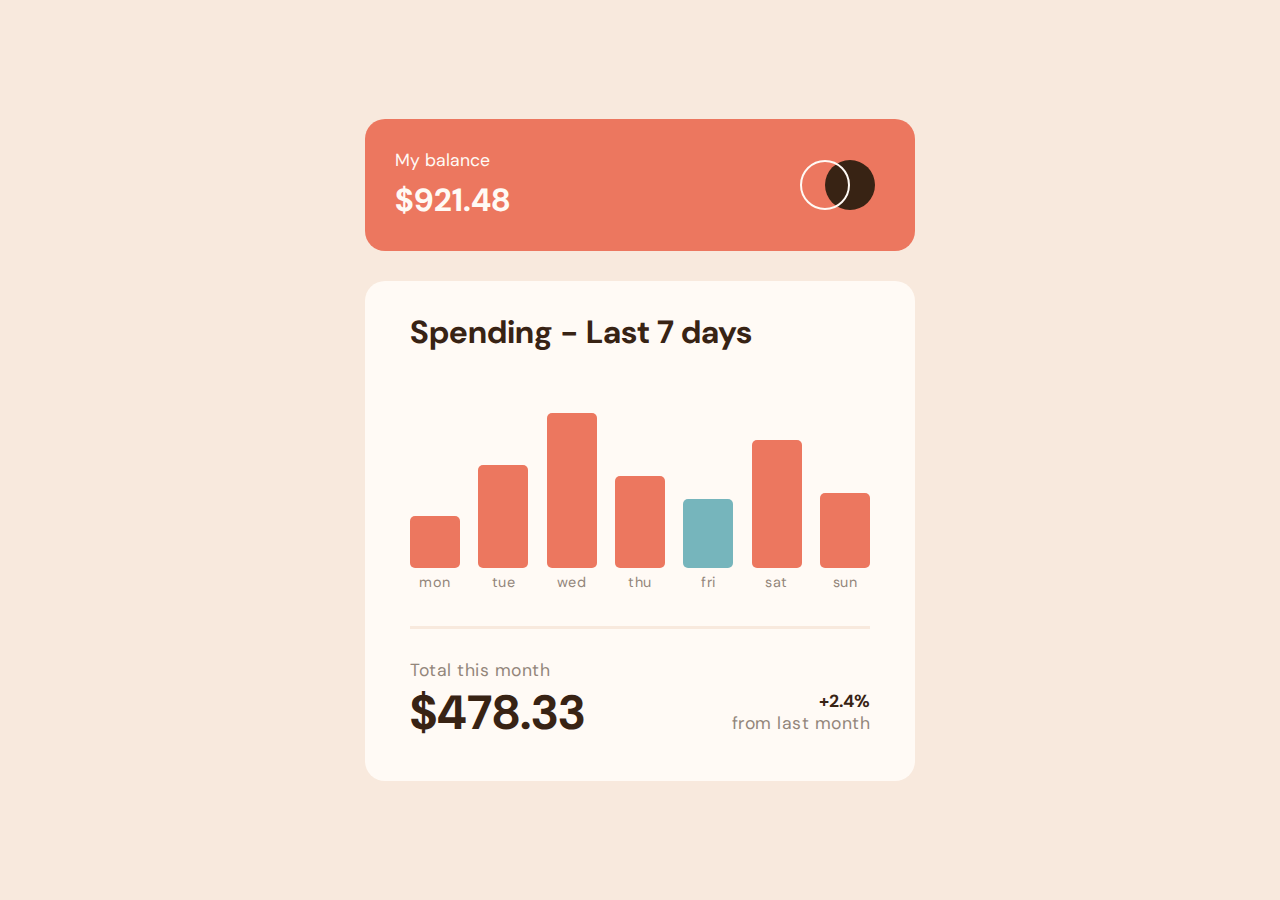
<file: expenses-chart-component-main/index.html>
<!DOCTYPE html>
<html lang="en">
  <head>
    <meta charset="UTF-8" />
    <meta name="viewport" content="width=device-width, initial-scale=1.0" />
    <link
      rel="icon"
      type="image/png"
      sizes="32x32"
      href="./images/favicon-32x32.png"
    />
    <link rel="stylesheet" href="./css/style.css" />
    <script src="https://ajax.googleapis.com/ajax/libs/jquery/3.6.0/jquery.min.js"></script>
    <script src="./js/index.js" defer></script>
    <title>Frontend Mentor | Expenses chart component</title>
  </head>
  <body>
    <div class="container">
      <div class="bal-header">
        <div class="bal-info vpale-orange">
          <p class="my-bal">My balance</p>
          <p class="money-bal">$921.48</p>
        </div>
        <div class="c-design">
          <span></span>
        </div>
      </div>
      <div class="content-info">
        <p class="spend-title dark-brown">Spending - Last 7 days</p>
        <div class="graph-container">
          <div class="bar-graph-container">
            <div class="pop-up"></div>
            <div class="bar-graph mon"></div>
            <p class="day-title medium-brown">mon</p>
          </div>
          <div class="bar-graph-container">
            <div class="pop-up"></div>
            <div class="bar-graph tue"></div>
            <p class="day-title medium-brown">tue</p>
          </div>
          <div class="bar-graph-container">
            <div class="pop-up"></div>
            <div class="bar-graph wed"></div>
            <p class="day-title medium-brown">wed</p>
          </div>
          <div class="bar-graph-container">
            <div class="pop-up"></div>
            <div class="bar-graph thu"></div>
            <p class="day-title medium-brown">thu</p>
          </div>
          <div class="bar-graph-container">
            <div class="pop-up"></div>
            <div class="bar-graph fri"></div>
            <p class="day-title medium-brown">fri</p>
          </div>
          <div class="bar-graph-container">
            <div class="pop-up"></div>
            <div class="bar-graph sat"></div>
            <p class="day-title medium-brown">sat</p>
          </div>
          <div class="bar-graph-container">
            <div class="pop-up"></div>
            <div class="bar-graph sun"></div>
            <p class="day-title medium-brown">sun</p>
          </div>
        </div>
        <div class="total-info-container">
          <div class="total">
            <p class="total-title medium-brown">Total this month</p>
            <p class="total-price dark-brown">$478.33</p>
          </div>
          <div class="percentage-container">
            <p class="percentage-val dark-brown">+2.4%</p>
            <p class="percentage-title medium-brown">from last month</p>
          </div>
        </div>
      </div>
    </div>
  </body>
</html>
</file>
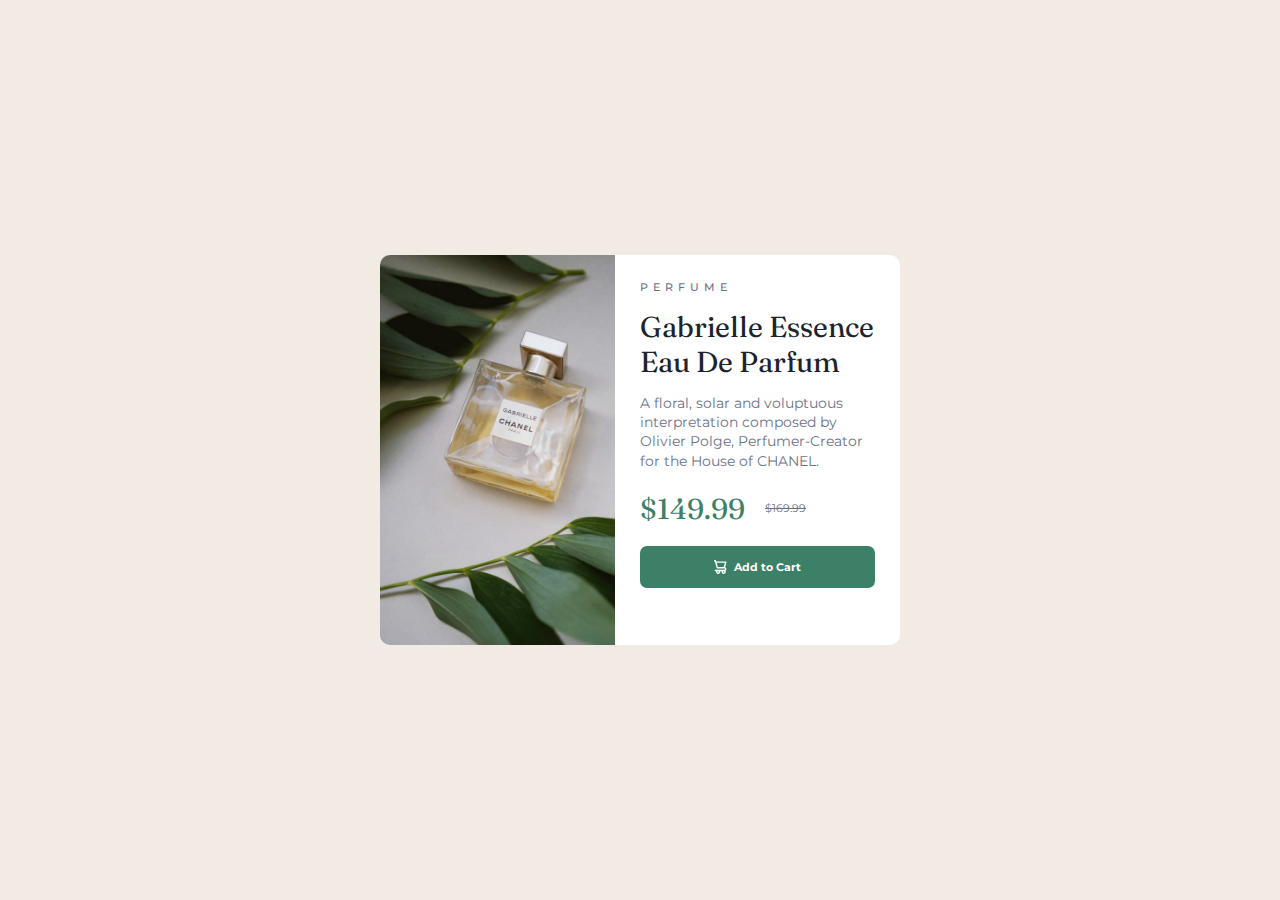
<file: product-preview-card/index.html>
<!DOCTYPE html>
<html lang="en">
  <head>
    <meta charset="UTF-8" />
    <meta name="viewport" content="width=device-width, initial-scale=1.0" />
    <link
      rel="icon"
      type="image/png"
      sizes="32x32"
      href="./images/favicon-32x32.png"
    />
    <link rel="stylesheet" href="./css/style.css" />
    <title>Frontend Mentor | Product preview card component</title>
  </head>
  <body>
    <div class="container">
      <div class="product-img"></div>
      <div class="product-info">
        <p class="product-type dgrayish-blue">perfume</p>
        <p class="product-name vdark-blue">Gabrielle Essence Eau De Parfum</p>
        <p class="product-desc dgrayish-blue">
          A floral, solar and voluptuous interpretation composed by Olivier
          Polge, Perfumer-Creator for the House of CHANEL.
        </p>
        <div class="product-price">
          <p class="disc-price dark-cyan">$149.99</p>
          <p class="orig-price dgrayish-blue">$169.99</p>
        </div>
        <button class="add-to-cart-btn">
          <img class="cart-icon" src="./images/icon-cart.svg" alt="" />
          Add to Cart
        </button>
      </div>
    </div>
  </body>
</html>
</file>
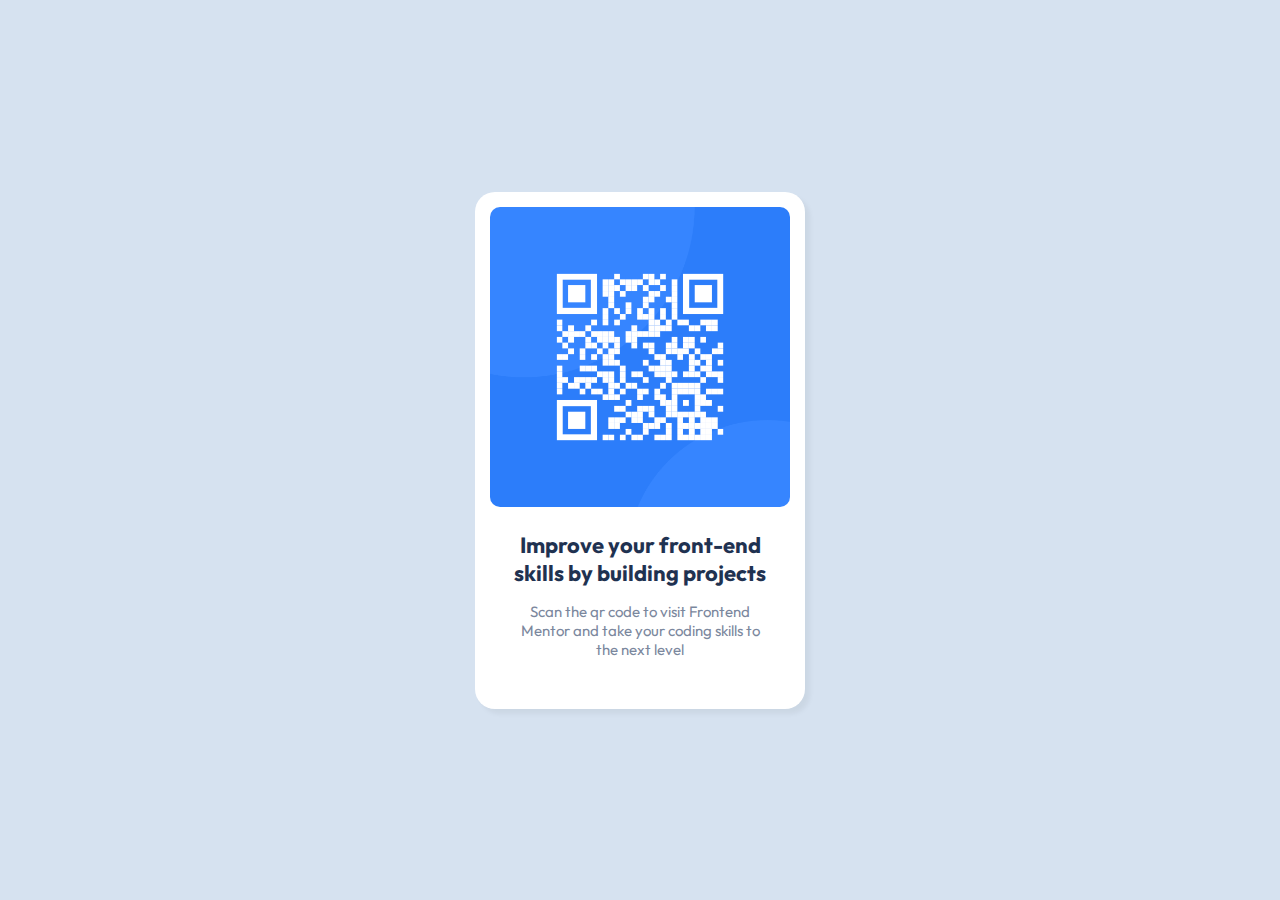
<file: qr-code/index.html>
<!DOCTYPE html>
<html lang="en">
  <head>
    <meta charset="UTF-8" />
    <meta name="viewport" content="width=device-width, initial-scale=1.0" />
    <link rel="stylesheet" href="./css/style.css" />
    <link
      rel="icon"
      type="image/png"
      sizes="32x32"
      href="./images/favicon-32x32.png"
    />
    <title>Frontend Mentor | QR code component</title>
  </head>
  <body>
    <div class="qr">
      <img src="./images/image-qr-code.png" alt="" id="qr-id" />
      <div class="paragraph">
        <div class="p-1">
          Improve your front-end skills by building projects
        </div>
        <div class="p-2">
          Scan the qr code to visit Frontend Mentor and take your coding skills
          to the next level
        </div>
      </div>
    </div>
  </body>
</html>
</file>
<file: expenses-chart-component-main/css/style.css>
@import url("https://fonts.googleapis.com/css2?family=DM+Sans:wght@400;700&family=Fraunces:opsz,wght@9..144,700&display=swap");

* {
  margin: 0;
  padding: 0;
  box-sizing: border-box;
}

body {
  background-color: hsl(27, 66%, 92%);
  min-height: 100vh;
  display: flex;
  font-family: "DM Sans";
  font-size: 18px;
}

.cream {
  color: hsl(27, 66%, 92%);
}

.vpale-orange {
  color: hsl(33, 100%, 98%);
}

.dark-brown {
  color: hsl(25, 47%, 15%);
}

.medium-brown {
  color: hsl(28, 10%, 53%);
}

.container {
  margin: auto;
}

.bal-header {
  background-color: hsl(10, 79%, 65%);
  width: 550px;
  height: auto;
  border-radius: 20px;
  margin-bottom: 30px;
  padding: 30px 40px 30px 30px;
  display: flex;
  align-items: center;
  justify-content: space-between;
  position: relative;
}

.content-info {
  background-color: hsl(33, 100%, 98%);
  width: 550px;
  height: 500px;
  border-radius: 20px;
  padding: 30px 45px;
}

.my-bal {
  font-size: 1.1rem;
}

.money-bal {
  font-weight: 700;
  font-size: 2rem;
  padding-top: 8px;
}

.c-design {
  width: 50px;
  height: 50px;
  background-color: hsl(25, 47%, 15%);
  border-radius: 50%;
}

.c-design span {
  width: 50px;
  height: 50px;
  border: 2px solid hsl(33, 100%, 98%);
  border-radius: 50%;
  position: absolute;
  right: 65px;
}

.spend-title {
  font-weight: 700;
  font-size: 2rem;
}

.graph-container {
  padding: 20px 0 35px 0;
  display: flex;
  height: auto;
  width: 100%;
  justify-content: space-between;
  margin-bottom: 20px;
  border-bottom: 3px hsl(27, 66%, 92%) solid;
  align-items: flex-end;
}

.bar-graph-container {
  height: 100%;
  width: 50px;
}

.pop-up {
  height: 40px;
  background-color: hsl(25, 47%, 15%);
  border-radius: 5px;
  position: relative;
  width: max-content;
  left: 50%;
  transform: translate(-50%, -20%);
  padding: 8px;
  font-weight: 700;
  color: hsl(33, 100%, 98%);
  display: flex;
  align-items: center;
  visibility: hidden;
}

.show {
  visibility: visible;
}

.bar-graph {
  background-color: hsl(10, 79%, 65%);
  border-radius: 5px;
  cursor: pointer;
  transition: all 0.3s;
}

.bar-graph:hover {
  filter: brightness(120%);
}

.day-title {
  font-size: 0.9rem;
  display: flex;
  justify-content: center;
  letter-spacing: 0.5px;
  margin-top: 5px;
}

.total-info-container {
  padding: 10px 0;
  display: flex;
  align-items: flex-end;
  justify-content: space-between;
  height: 105px;
  width: 100%;
}

.total-title {
  font-size: 1.1rem;
  letter-spacing: 0.5px;
}

.total-price {
  font-size: 3rem;
  font-weight: 700;
}

.percentage-container {
  margin-bottom: 10px;
}

.percentage-val {
  font-weight: 700;
  display: flex;
  font-size: 1.1rem;
  justify-content: flex-end;
}

.percentage-title {
  font-size: 1.1rem;
  letter-spacing: 0.5px;
}

@media screen and (max-width: 600px) {
  body {
    min-height: 100vh;
    display: flex;
  }

  .container {
    padding: 20px;
  }

  .bal-header {
    width: 340px;
    border-radius: 10px;
    padding: 20px;
    margin-bottom: 15px;
  }

  .my-bal {
    font-size: 1rem;
  }

  .money-bal {
    font-size: 1.5rem;
    padding-top: 5px;
  }

  .c-design {
    width: 40px;
    height: 40px;
  }

  .c-design span {
    width: 40px;
    height: 40px;
    right: 40px;
  }

  .content-info {
    width: 340px;
    height: auto;
    padding: 20px;
    border-radius: 10px;
  }

  .spend-title {
    font-size: 1.4rem;
  }

  .graph-container {
    display: flex;
    justify-content: space-between;
    padding-bottom: 25px;
  }

  .bar-graph-container {
    width: 33px;
  }

  .pop-up {
    font-size: 1rem;
    position: relative;
    padding: 3px;
    width: max-content;
    left: 50%;
    transform: translate(-50%, -20%);
  }

  .bar-graph {
    width: 100%;
    border-radius: 3px;
  }

  .day-title {
    font-size: 0.7rem;
    margin-top: 10px;
  }

  .total-info-container {
    padding: 0;
    height: auto;
  }

  .total-title {
    font-size: 0.95rem;
  }

  .total-price {
    font-size: 2rem;
  }

  .percentage-container {
    margin-bottom: 0;
  }
  .percentage-val {
    font-size: 1rem;
  }

  .percentage-title {
    font-size: 0.95rem;
  }
}
</file>
<file: product-preview-card/css/style.css>
@import url("https://fonts.googleapis.com/css2?family=Fraunces:opsz,wght@9..144,700&family=Montserrat:wght@500;700&display=swap");

* {
  margin: 0;
  padding: 0;
}

.dark-cyan {
  color: hsl(158, 36%, 37%);
}

.vdark-blue {
  color: hsl(212, 21%, 14%);
}

.dgrayish-blue {
  color: hsl(228, 12%, 48%);
}

body {
  background-color: hsl(30, 38%, 92%);
  min-height: 100vh;
  display: flex;
  font-size: 14px;
}

.container {
  display: flex;
  flex-grow: 0;
  margin: auto;
  width: 520px;
  height: 390px;
}

.product-img {
  border-radius: 10px 0 0 10px;
  width: 50%;
  background-image: url(../images/image-product-desktop.jpg);
  background-size: cover;
}

.product-info {
  border-radius: 0 10px 10px 0;
  background-color: hsl(0, 0%, 100%);
  width: 50%;
  padding: 25px;
}

.product-type {
  font-family: "Montserrat";
  text-transform: uppercase;
  font-size: 0.7rem;
  font-weight: 500;
  letter-spacing: 5px;
}

.product-name {
  font-family: "Fraunces";
  font-size: 1.8rem;
  margin: 15px 0;
}

.product-desc {
  font-family: "Montserrat";
  font-size: 0.9rem;
  line-height: 1.2rem;
}

.product-price {
  display: flex;
  margin: 20px 0;
}

.disc-price {
  font-family: "Fraunces";
  font-size: 1.8rem;
}

.orig-price {
  font-family: "Montserrat";
  font-size: 0.7rem;
  margin: auto 20px;
  text-decoration: line-through;
}

.add-to-cart-btn {
  width: 100%;
  padding: 14px 0;
  border-radius: 7px;
  background-color: hsl(158, 36%, 37%);
  color: hsl(0, 0%, 100%);
  border: none;
  font-family: "Montserrat";
  font-size: 0.7rem;
  display: flex;
  justify-content: center;
  align-items: center;
  font-weight: 700;
  cursor: pointer;
}

.cart-icon {
  width: 0.8rem;
  margin: 0 7px 0 0;
}

.add-to-cart-btn:hover {
  background-color: hsl(158, 36%, 20%);
}

@media screen and (max-width: 550px) {
  .container {
    flex-wrap: wrap;
    justify-content: center;
    align-items: center;
    margin: 25px 20px;
    height: auto;
    align-content: flex-start;
  }

  .product-img {
    background-image: url(../images/image-product-mobile.jpg);
    background-size: cover;
    background-position: center center;
    border-radius: 10px 10px 0 0;
    width: 100%;
    height: 40%;
  }

  .product-info {
    border-radius: 0 0 10px 10px;
    width: 100%;
    padding: 23px;
  }

  .product-type,
  .orig-price {
    font-size: 0.8rem;
  }

  .product-name {
    font-size: 2rem;
    line-height: 2rem;
  }

  .product-desc {
    font-size: 0.85rem;
    line-height: 1.4rem;
  }

  .disc-price {
    font-size: 1.9rem;
  }

  .add-to-cart-btn {
    font-size: 0.8rem;
    padding: 15px 0;
  }
}
</file>
<file: qr-code/css/style.css>
@import url("https://fonts.googleapis.com/css2?family=Outfit:wght@400;700&display=swap");

* {
  padding: 0;
  margin: 0;
}

body {
  background-color: hsl(212, 45%, 89%);
  display: flex;
  align-items: center;
  min-height: 100vh;
}

.qr {
  color: white;
  width: 300px;
  height: auto;
  background-color: hsl(0, 0%, 100%);
  padding: 15px 15px;
  border-radius: 20px;
  margin: 0 auto;
  box-shadow: 5px 5px 5px 0px rgba(0, 0, 0, 0.05);
}

.qr img {
  width: 100%;
  border-radius: 10px;
}

.paragraph {
  padding: 20px 20px;
}

.p-1 {
  font-family: "Outfit", sans-serif;
  color: hsl(218, 44%, 22%);
  font-weight: 700;
  font-size: 22px;
  text-align: center;
}

.p-2 {
  margin: 15px 0;
  font-family: "Outfit", sans-serif;
  color: hsl(220, 15%, 55%);
  font-weight: 400;
  font-size: 15px;
  text-align: center;
}
</file>
